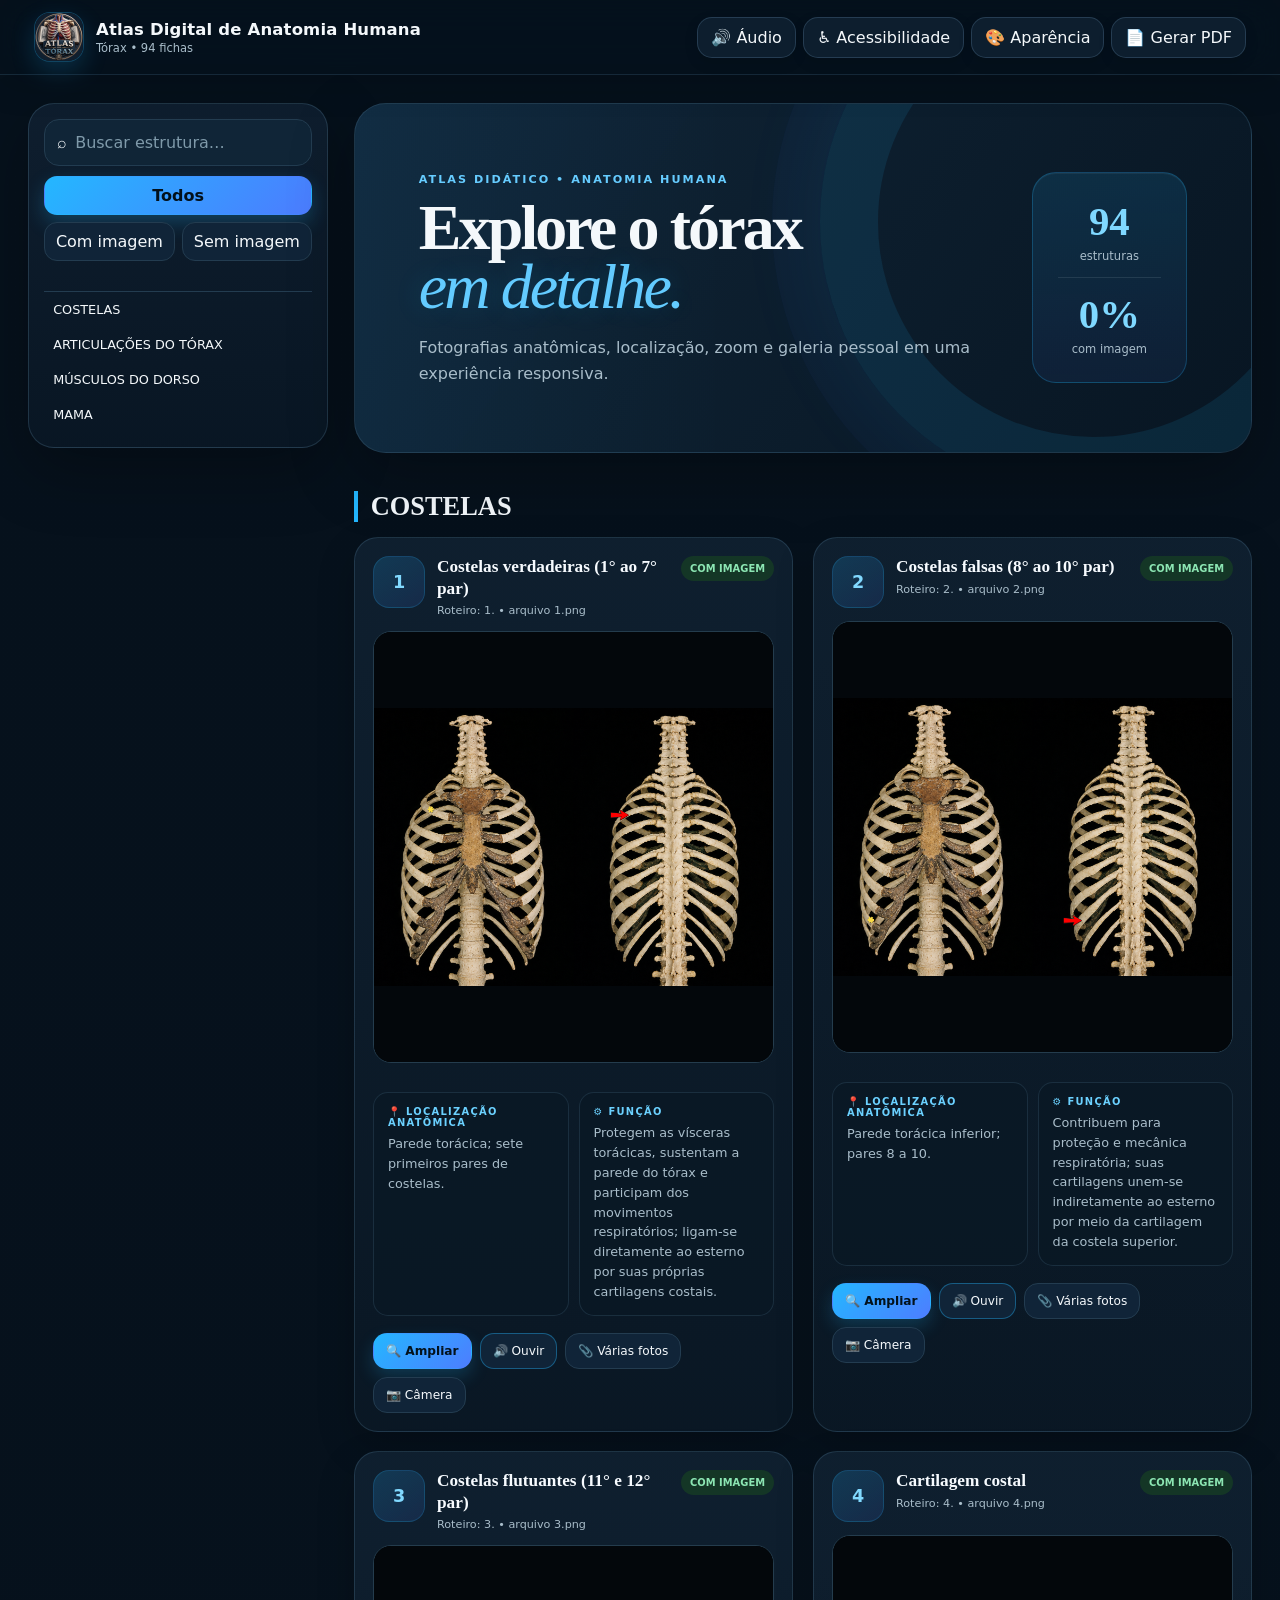
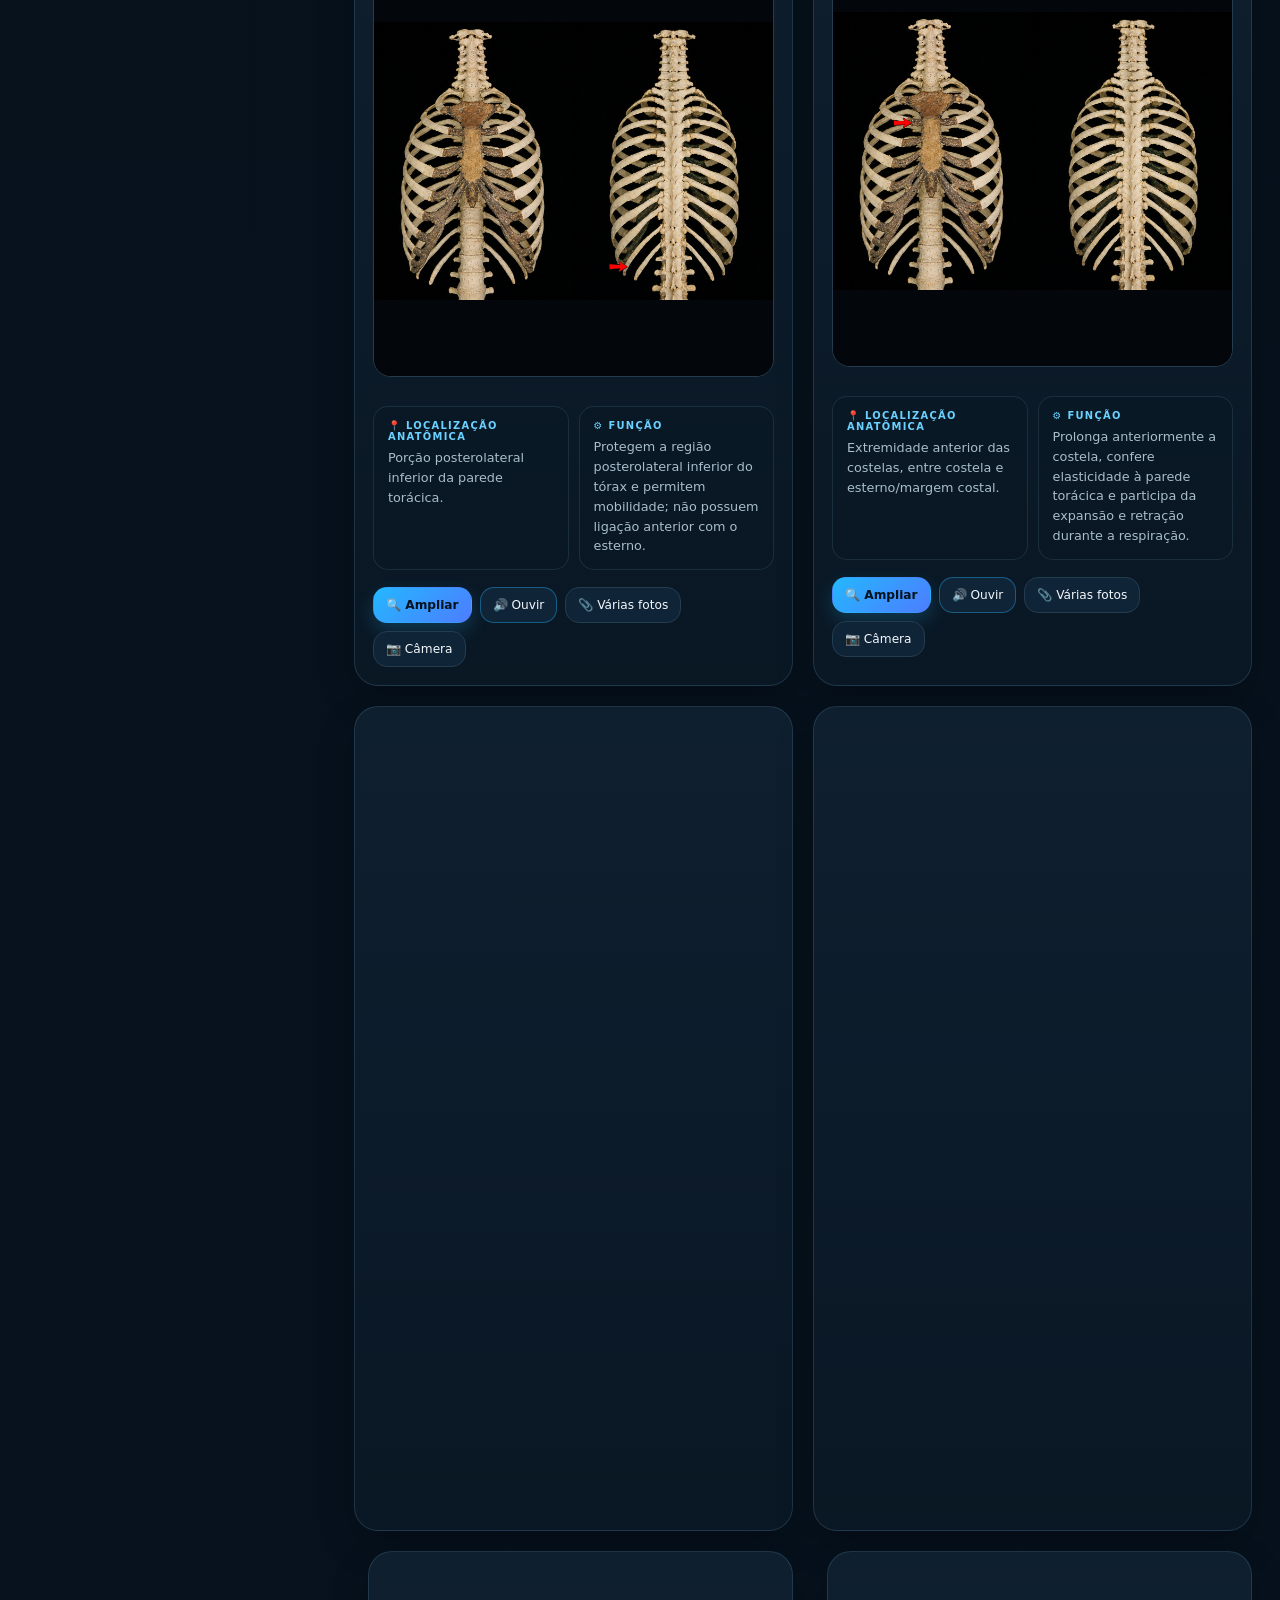
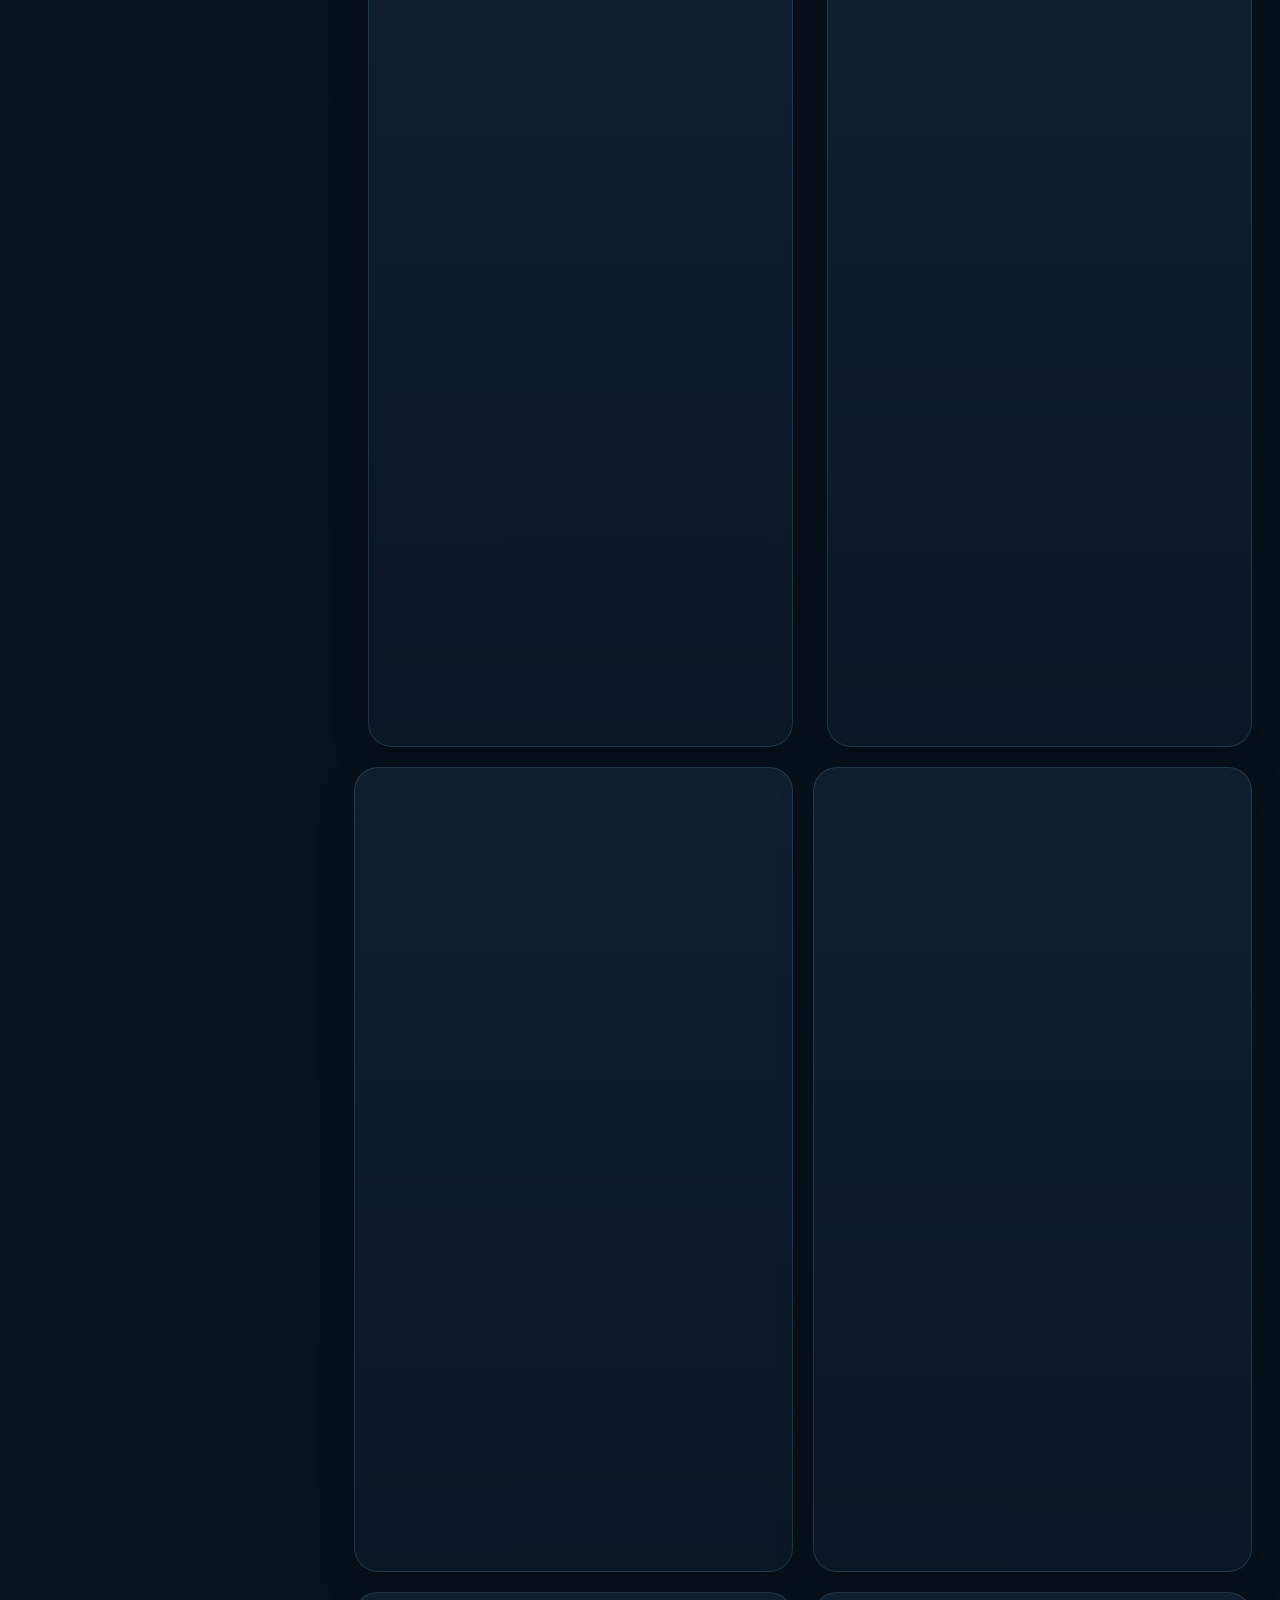
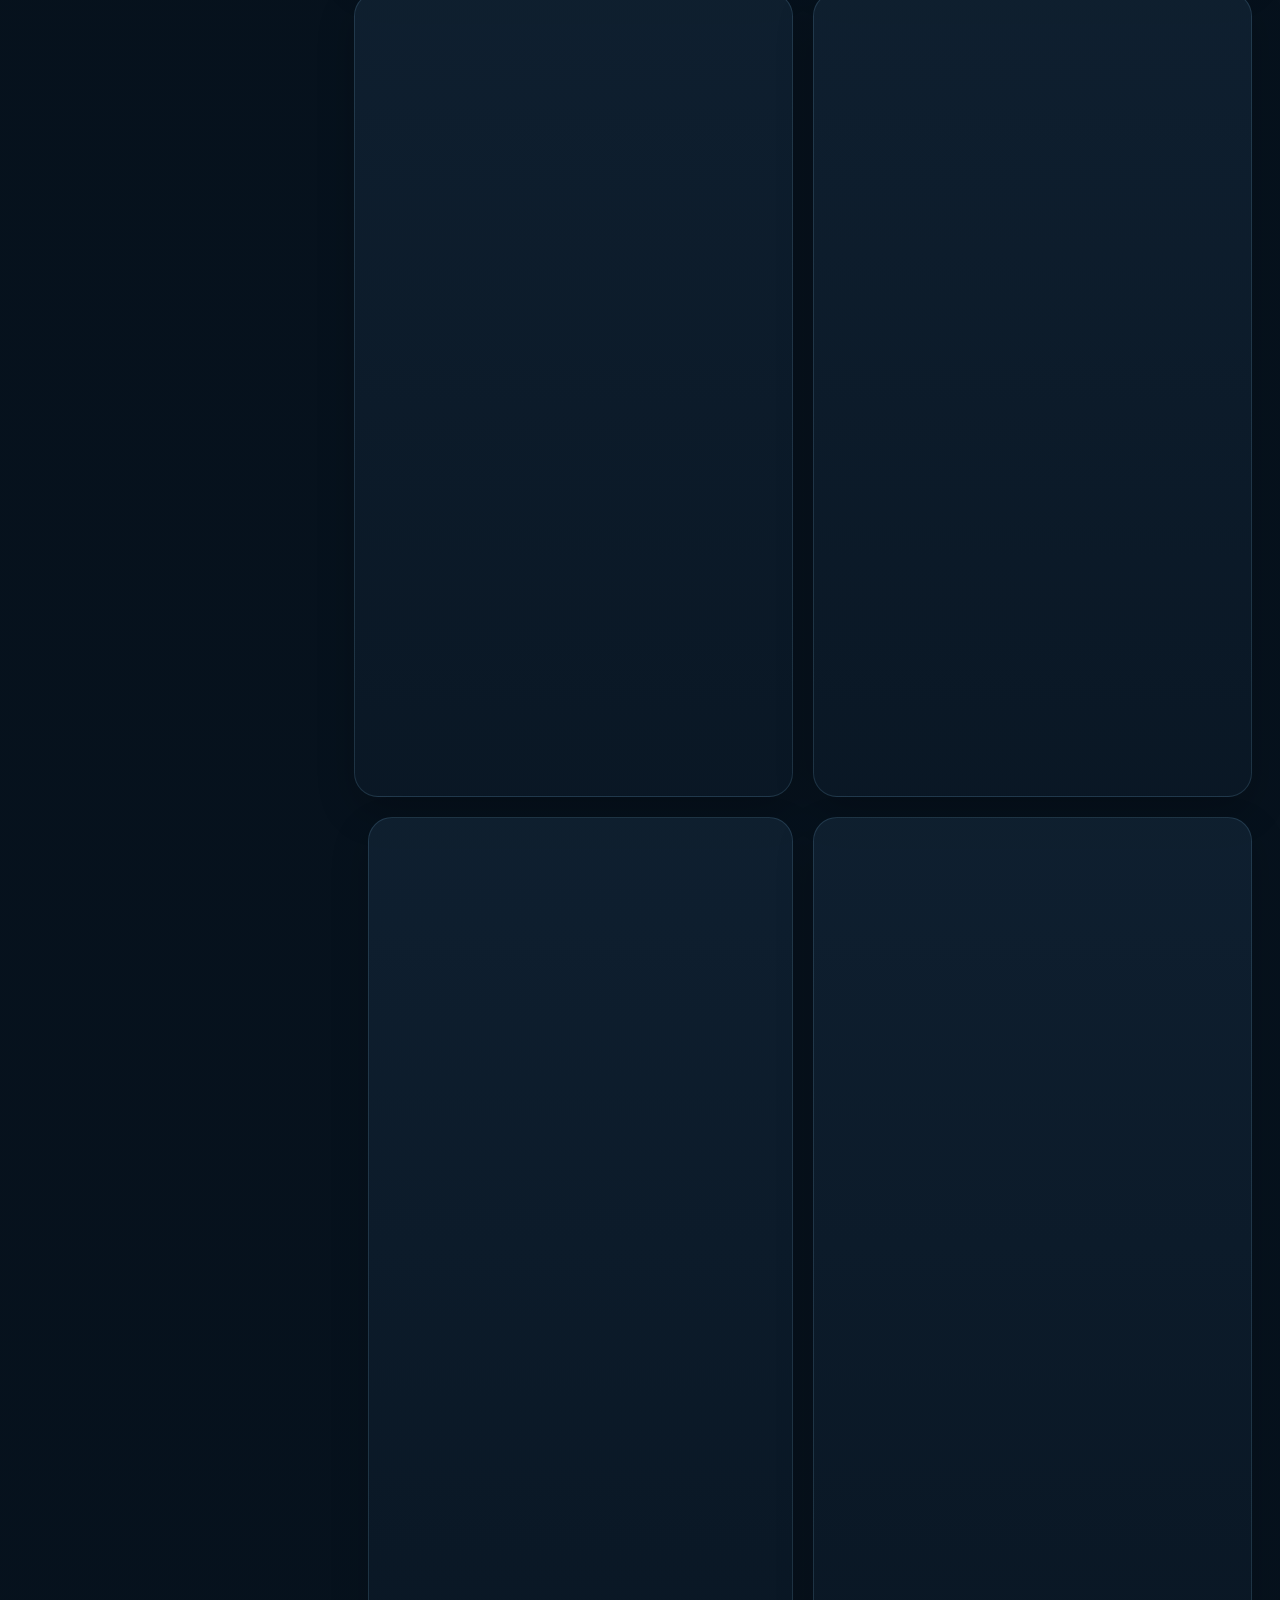
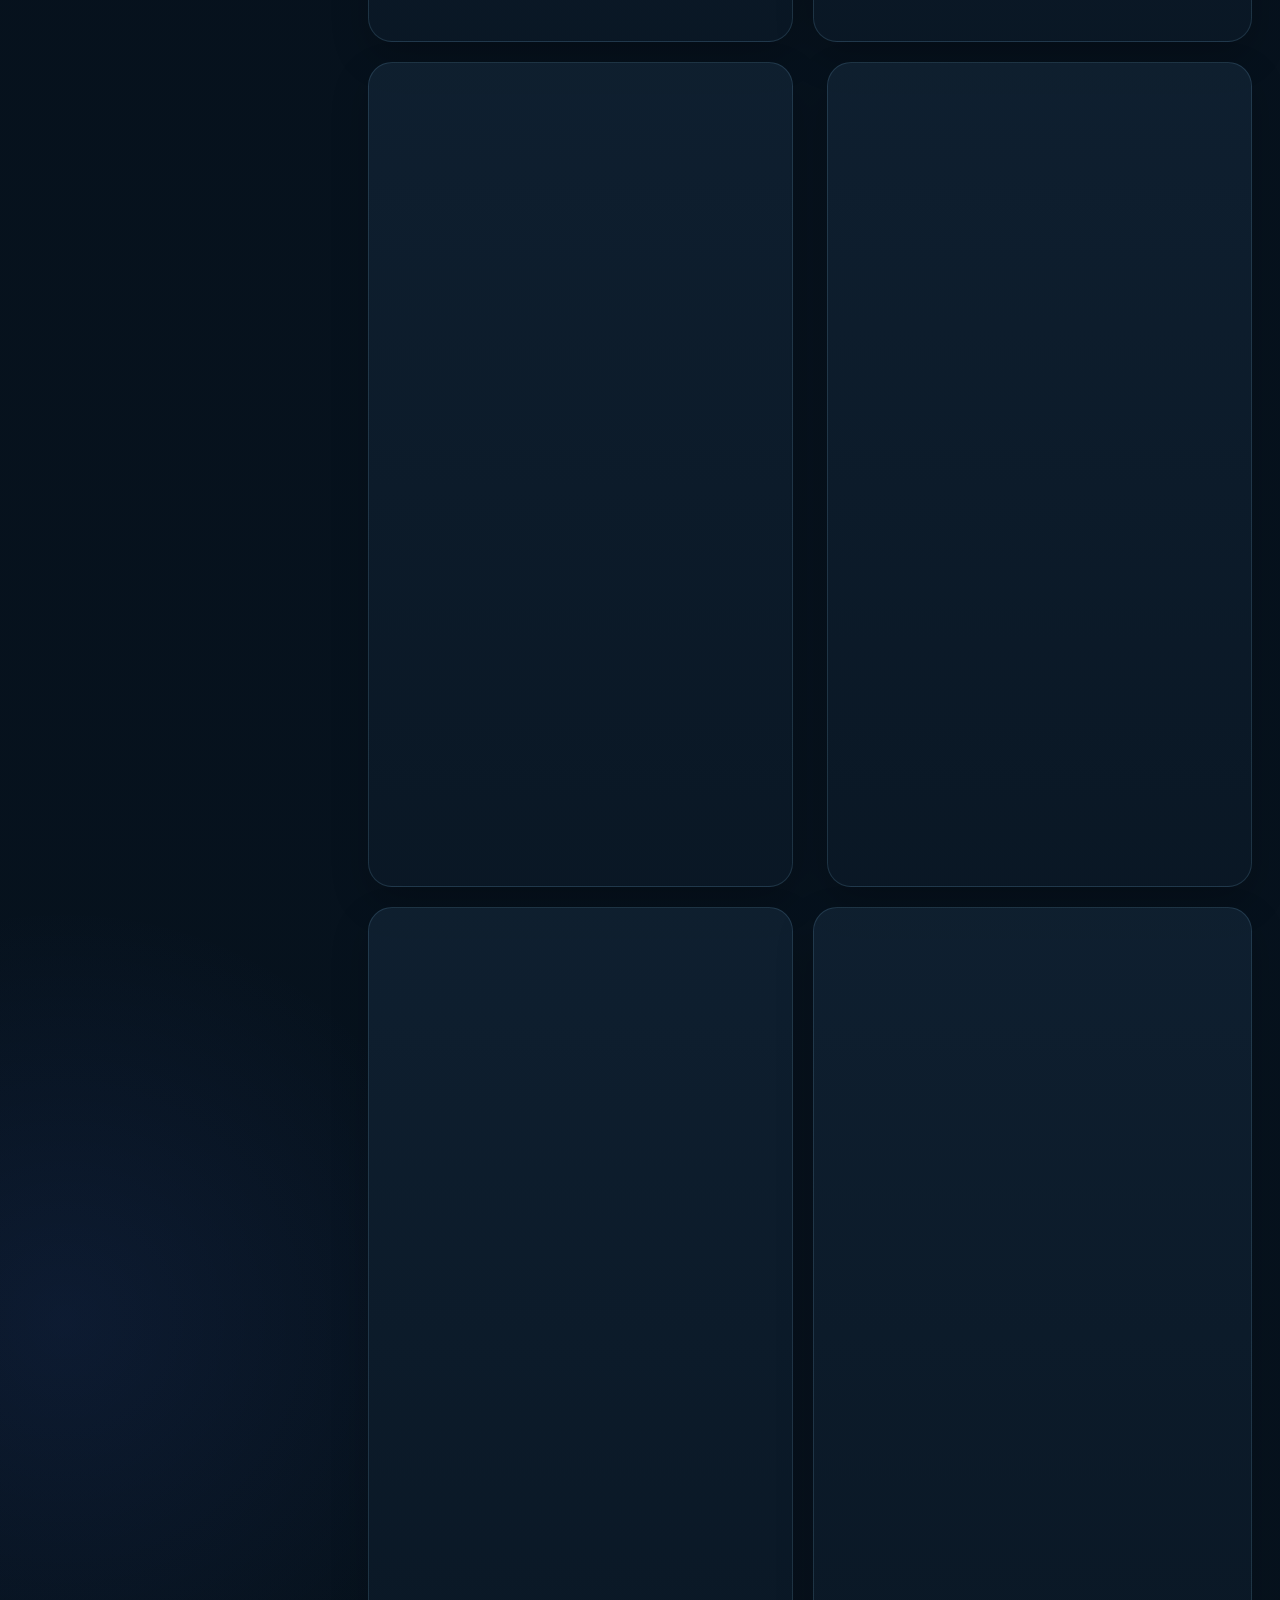
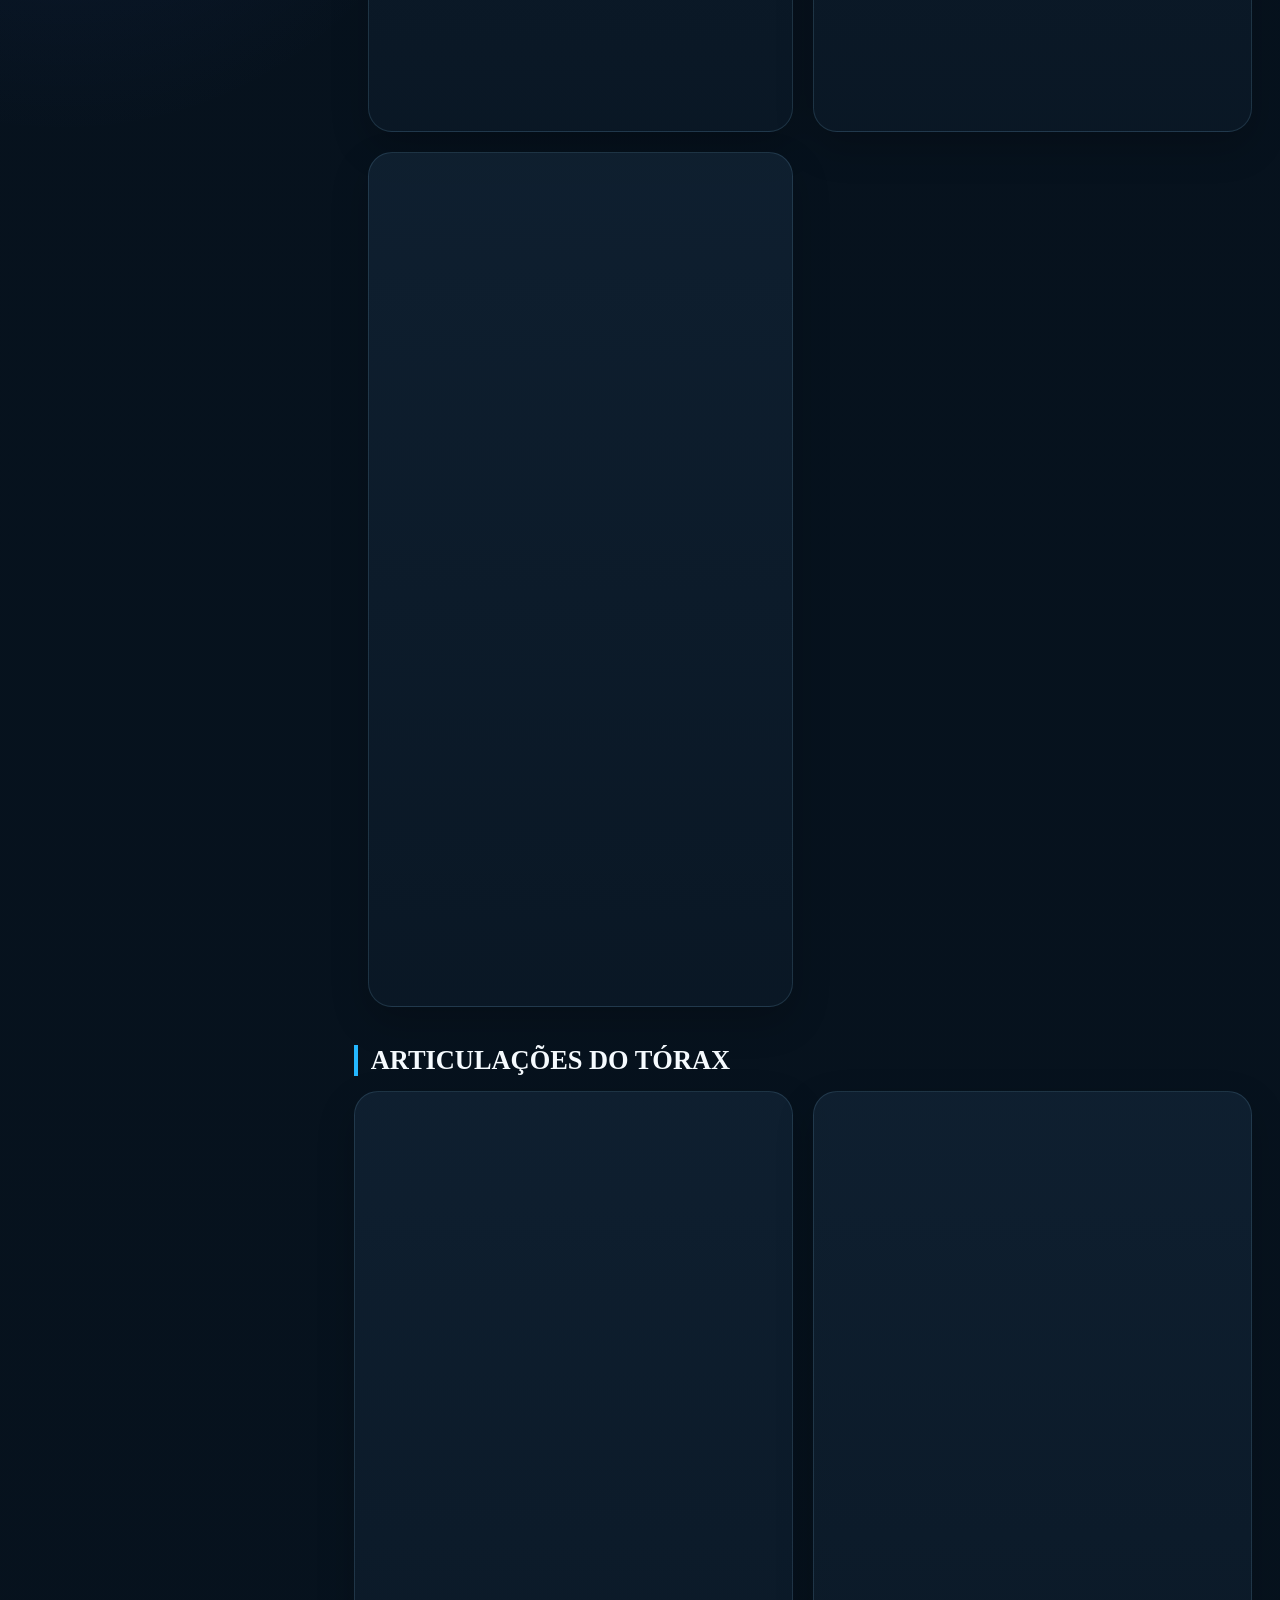
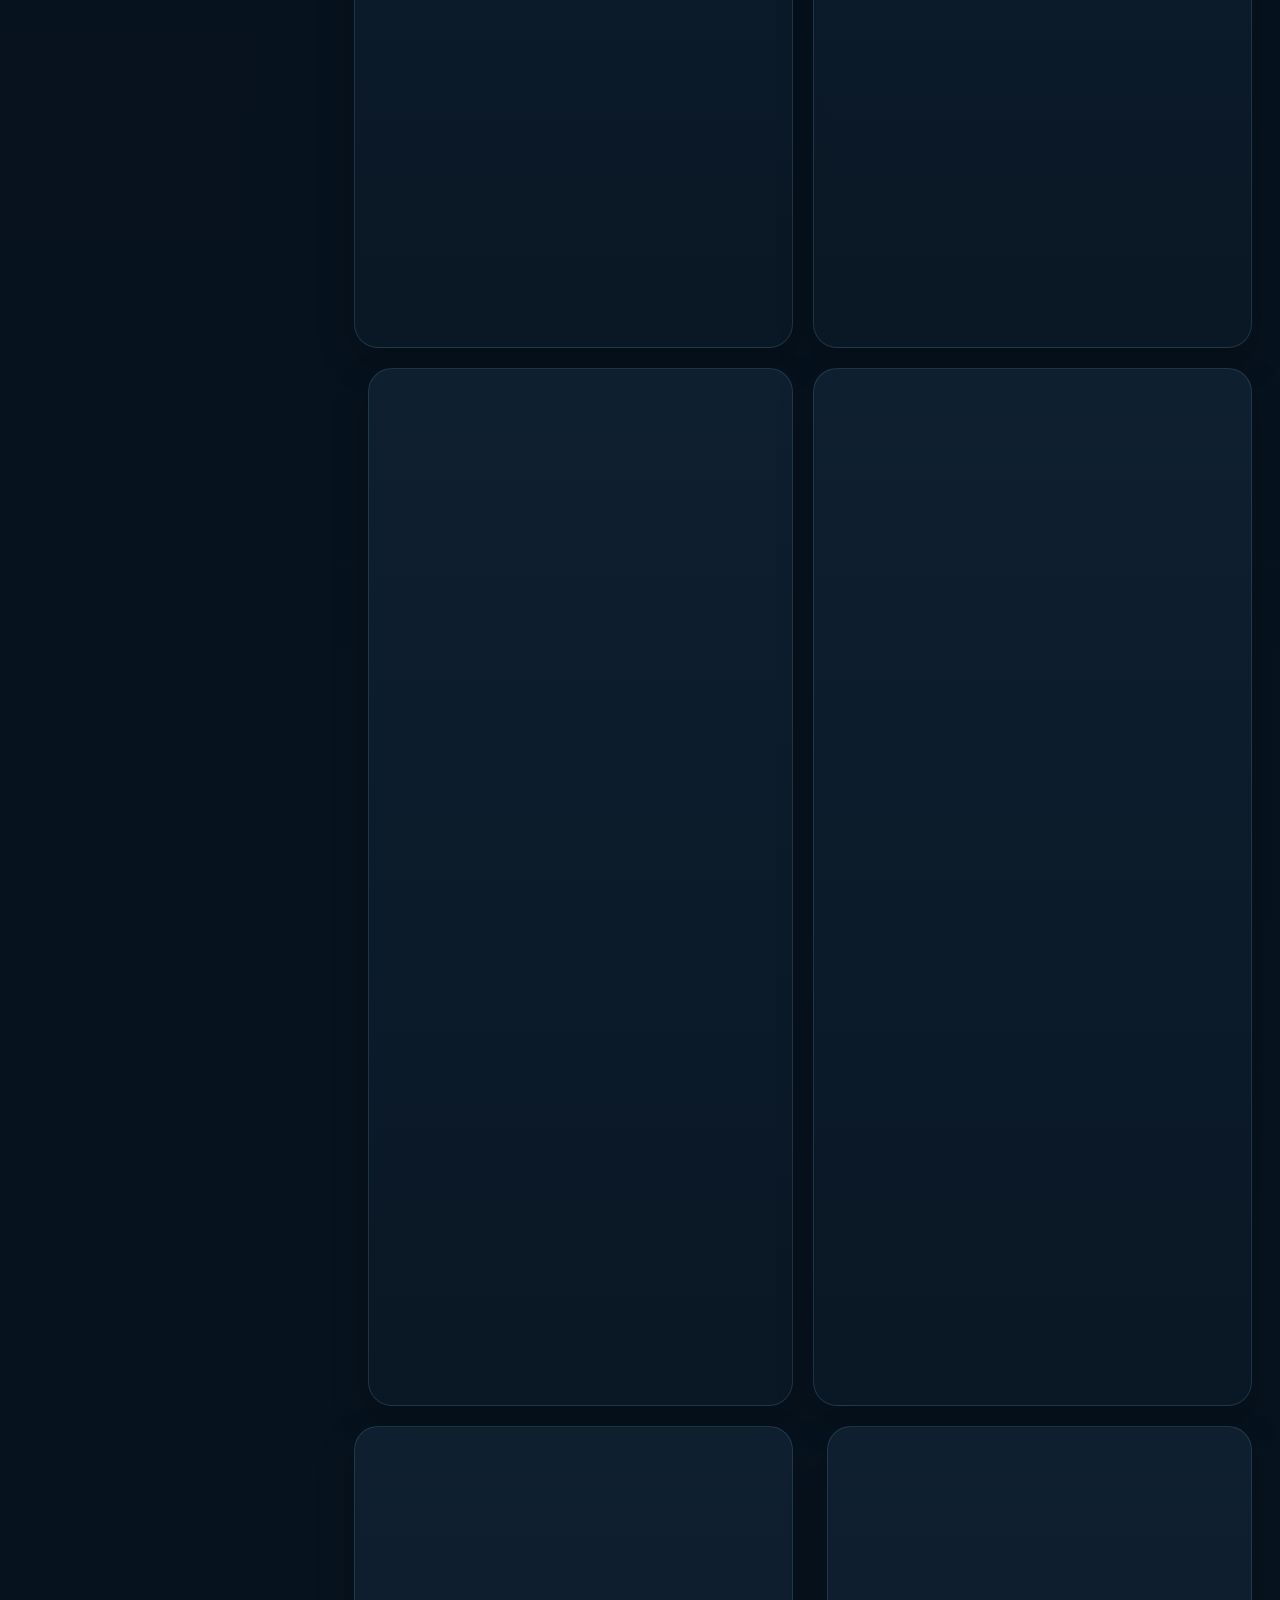
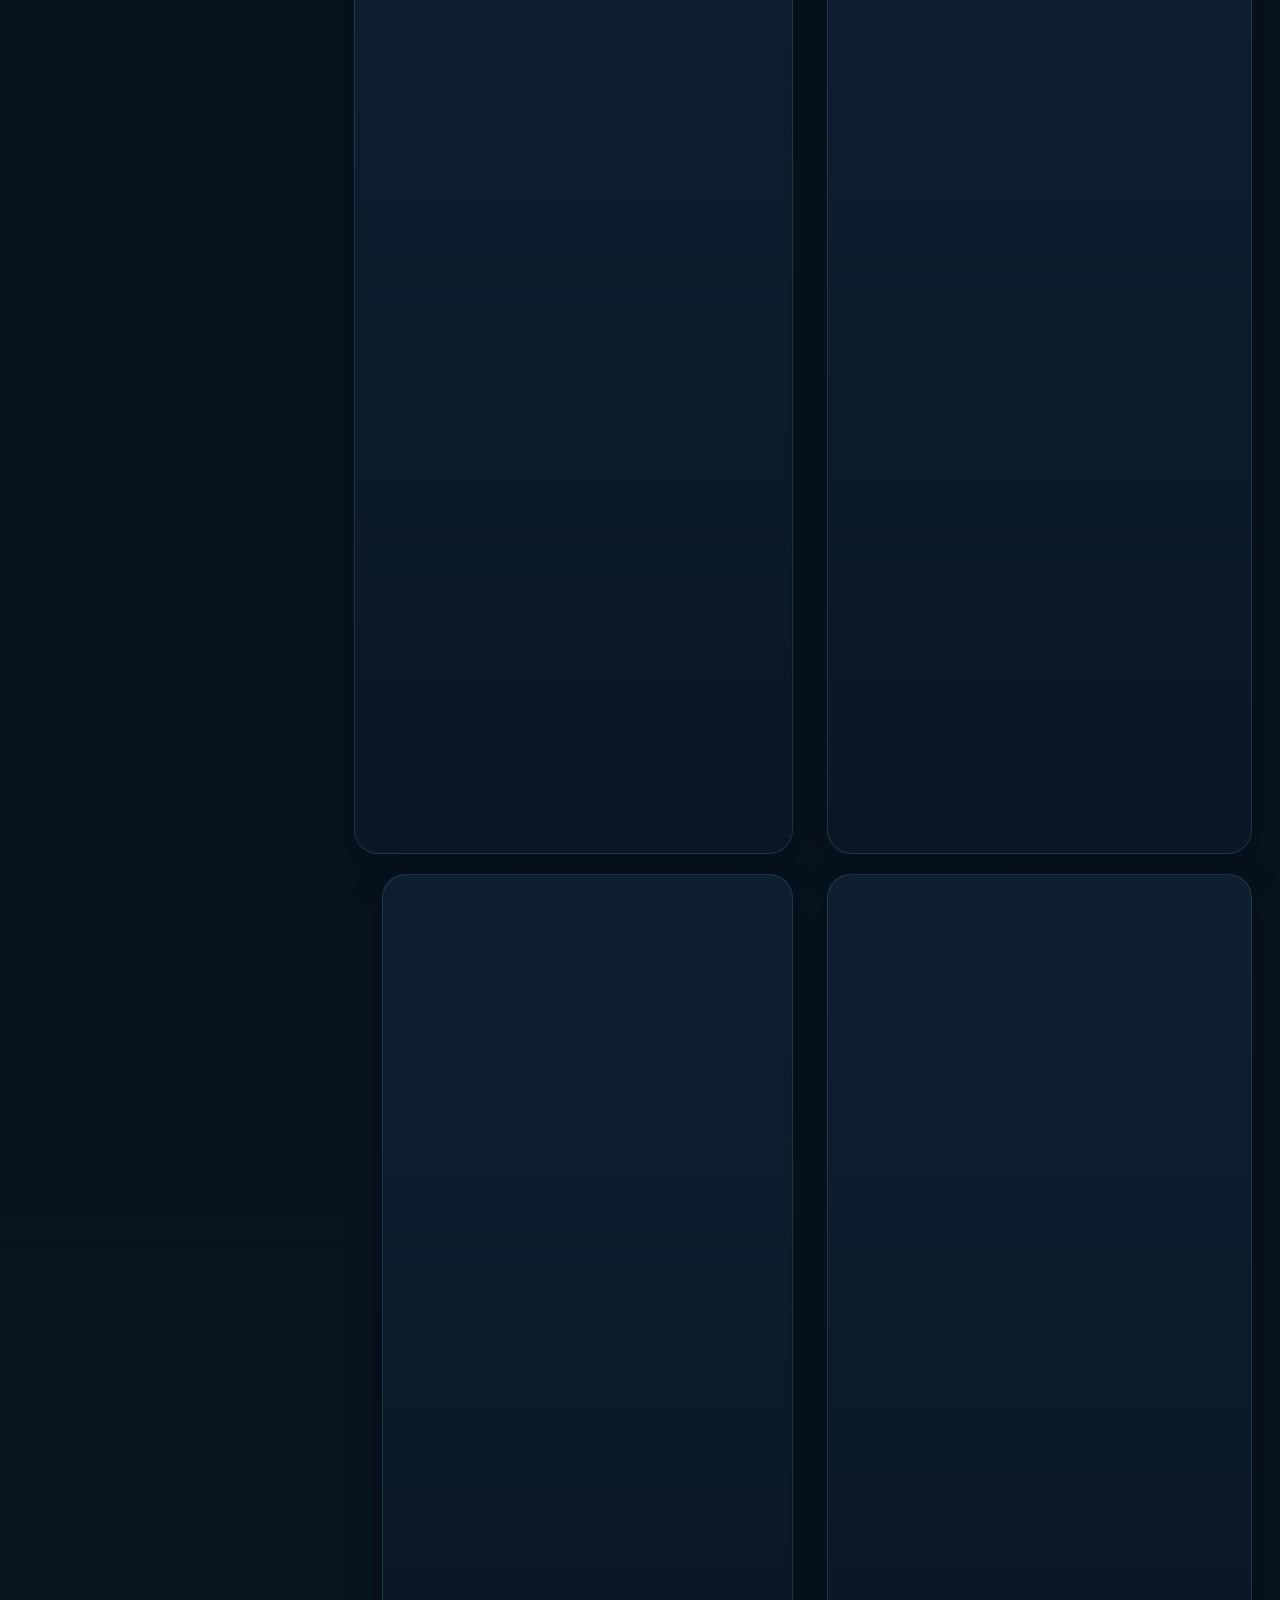
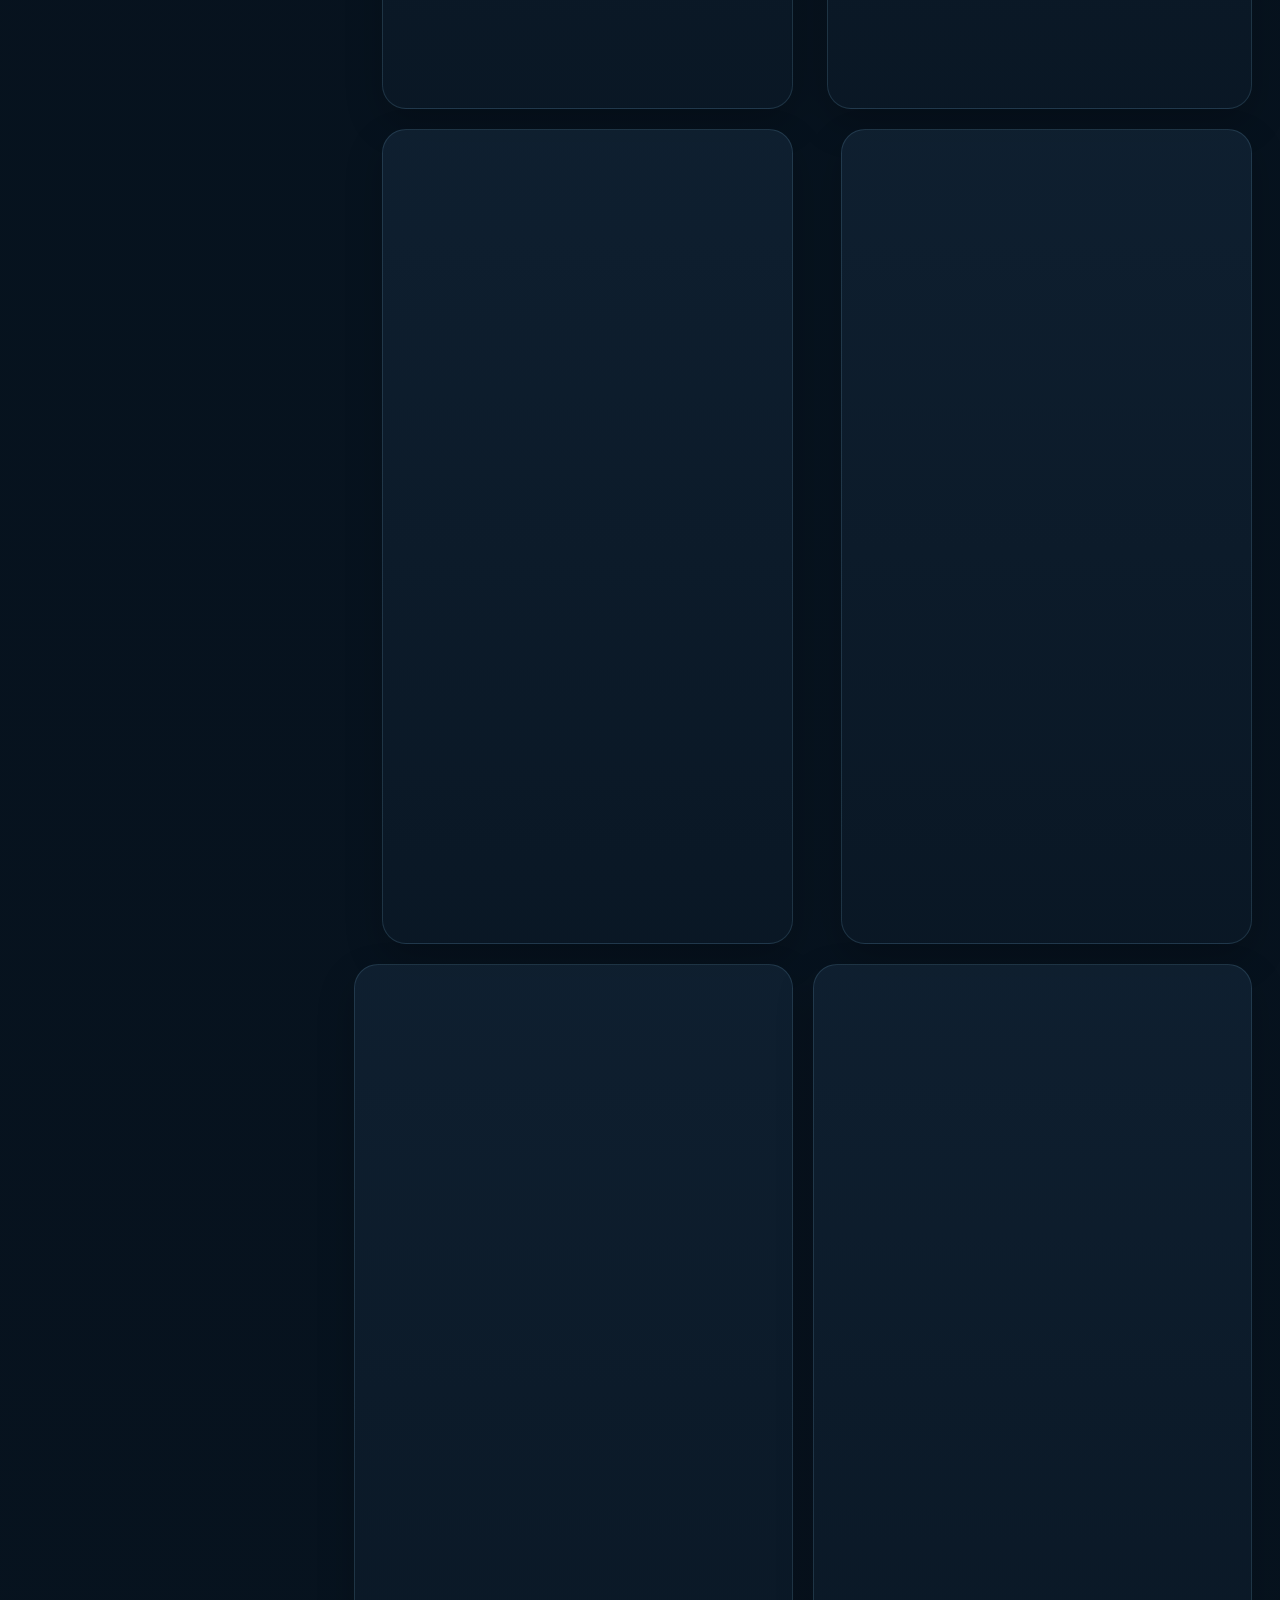
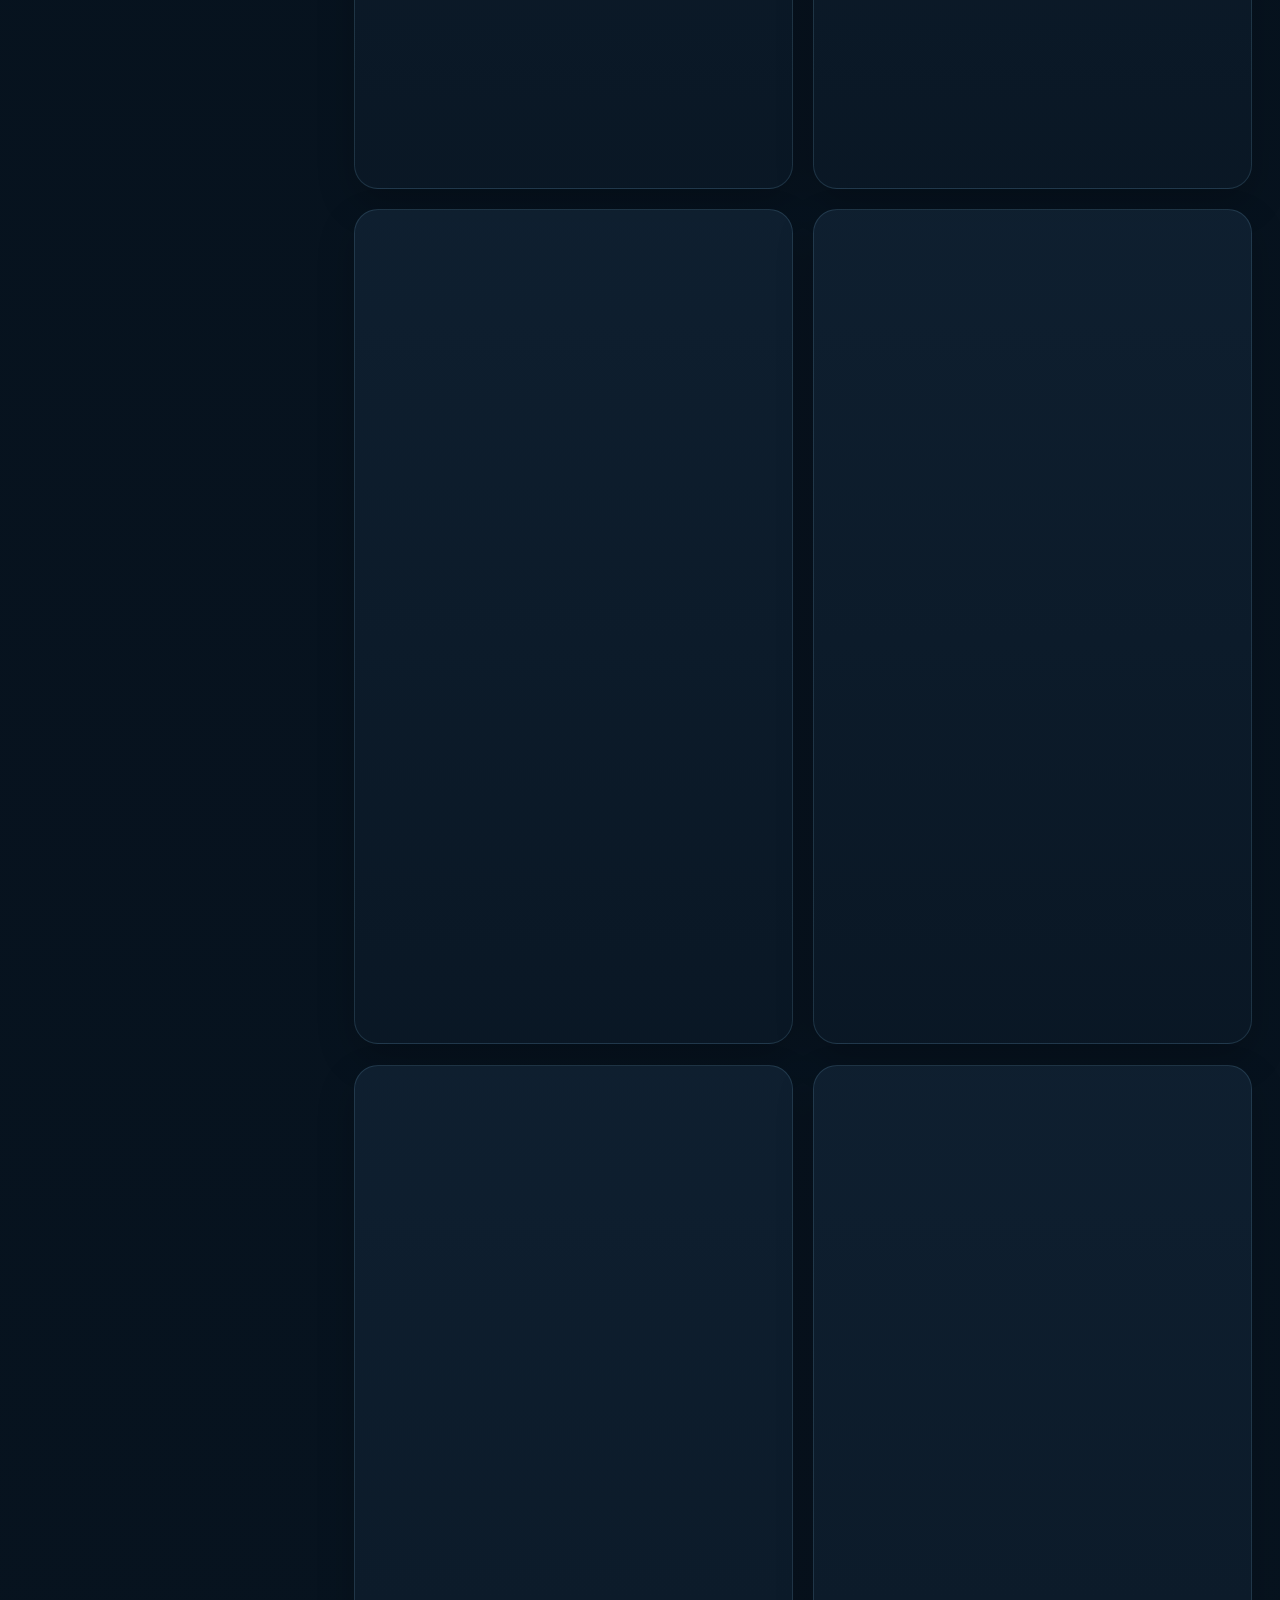
<file: index.html>
<!doctype html><html lang="pt-BR"><head>
<meta charset="utf-8"><meta name="viewport" content="width=device-width,initial-scale=1,viewport-fit=cover"><meta name="theme-color" content="#07131f">
<title>Atlas Digital de Anatomia Humana — Tórax</title><link rel="manifest" href="manifest.webmanifest"><link rel="stylesheet" href="styles.css"></head>
<body><a class="skip" href="#content">Ir para o conteúdo</a>
<header class="appbar"><div class="brand"><div class="brand-seal" aria-hidden="true"><img src="icons/icon-192.png" alt=""></div><div><strong>Atlas Digital de Anatomia Humana</strong><span>Tórax • 94 fichas</span></div></div>
<div class="app-actions"><button id="audioBtn" aria-pressed="false">🔊 Áudio</button><button id="accessBtn">♿ Acessibilidade</button><button id="paletteBtn">🎨 Aparência</button><button id="printBtn">📄 Gerar PDF</button><button id="installBtn" hidden>⬇ Instalar</button></div></header>
<section id="accessPanel" class="floating-panel" hidden aria-label="Opções de acessibilidade"><strong>Acessibilidade</strong><div class="panel-grid"><button id="fontDown">A−</button><button id="fontUp">A+</button><button id="contrastBtn" aria-pressed="false">◐ Alto contraste</button><button id="motionBtn" aria-pressed="false">⏸ Reduzir movimento</button><button id="librasBtn">🤟 Libras (VLibras)</button></div><p>Compatível com teclado e leitores de tela. O VLibras requer internet.</p></section>
<section id="palette" class="floating-panel palette" hidden><label>Cor de destaque <input id="accent" type="color" value="#24b7ff"></label><label>Cor do fundo <input id="background" type="color" value="#07131f"></label><button data-preset="ocean">Oceano</button><button data-preset="light">Claro</button><button data-preset="dark">Escuro</button></section>
<div class="shell"><aside class="side"><div class="searchbox"><span aria-hidden="true">⌕</span><input id="search" type="search" placeholder="Buscar estrutura…" aria-label="Buscar estrutura"></div><div class="filter-row"><button class="filter active" data-filter="all">Todos</button><button class="filter" data-filter="has">Com imagem</button><button class="filter" data-filter="missing">Sem imagem</button></div><div id="coverage" class="coverage" aria-live="polite"></div><nav id="nav" aria-label="Seções do atlas"></nav></aside>
<main><section class="hero"><div><small>ATLAS DIDÁTICO • ANATOMIA HUMANA</small><h1>Explore o tórax<br><em>em detalhe.</em></h1><p>Fotografias anatômicas, localização, zoom e galeria pessoal em uma experiência responsiva.</p></div><div class="hero-stat"><strong>94</strong><span>estruturas</span><i></i><b id="heroCoverage">0%</b><span>com imagem</span></div></section><div id="content"></div></main></div>
<div id="toast" role="status" aria-live="polite"></div>
<div id="viewer" class="viewer" hidden role="dialog" aria-modal="true" aria-label="Visualizador de imagem"><div class="viewerTop"><div id="viewerTitle"></div><div><button id="minus" aria-label="Diminuir zoom">−</button><button id="reset">100%</button><button id="plus" aria-label="Aumentar zoom">+</button><button id="close" aria-label="Fechar">✕</button></div></div><div id="stage" class="stage"><img id="viewerImage" alt=""></div></div>
<script src="structures.js"></script><script src="app.js"></script></body></html>
</file>
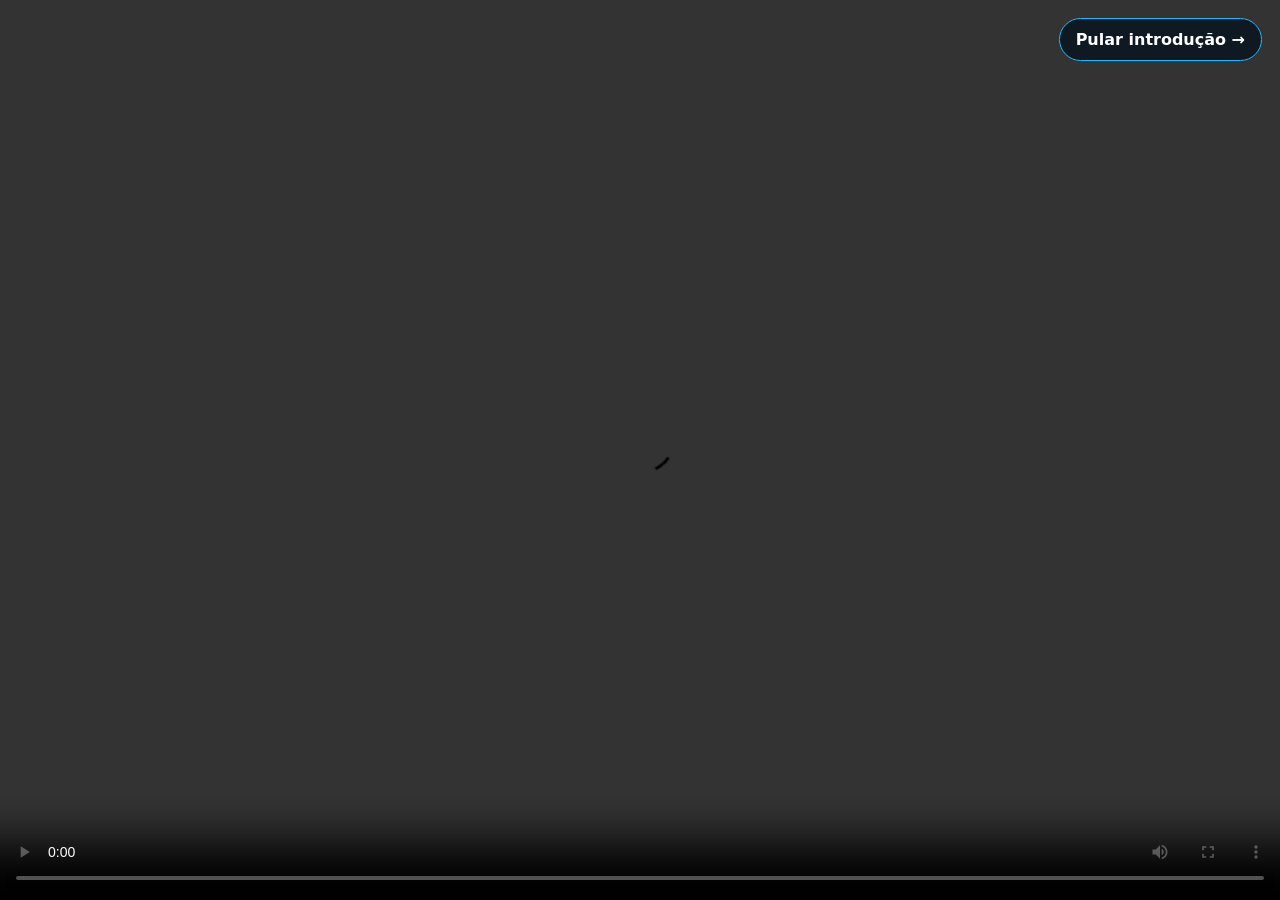
<file: game-intro.html>
<!doctype html><html lang="pt-BR"><head><meta charset="utf-8"><meta name="viewport" content="width=device-width,initial-scale=1"><meta name="theme-color" content="#07131f"><title>Introdução — Imersão Game</title><style>html,body{margin:0;width:100%;height:100%;background:#02070d;color:#fff;font-family:system-ui,sans-serif}.wrap{height:100%;display:grid;place-items:center;position:relative}.video{width:100%;height:100%;object-fit:contain;background:#000}.skip{position:fixed;right:18px;top:18px;z-index:3;padding:11px 16px;border-radius:999px;background:#07131fcc;color:white;border:1px solid #24b7ff;text-decoration:none;font-weight:700}</style></head><body><div class="wrap"><video id="intro" class="video" autoplay controls playsinline preload="auto"><source src="crie_um_video_no_mundo_encanta.mp4" type="video/mp4">Seu navegador não suporta vídeo HTML5.</video><a class="skip" href="https://pinheiro767.github.io/game-rotas-vascularizacao-mamas/">Pular introdução →</a></div><script>const game='https://pinheiro767.github.io/game-rotas-vascularizacao-mamas/';document.getElementById('intro').addEventListener('ended',()=>location.href=game);</script></body></html>
</file>
<file: styles.css>
:root{
  --accent:#24b7ff;
  --accent-rgb:36,183,255;
  --bg:#07131f;
  --panel:#0d1c2b;
  --panel2:#122638;
  --ink:#f4f8fb;
  --muted:#a9bdca;
  --line:#233c50;
  --shadow:0 22px 65px rgba(0,0,0,.28);
  --font-scale:1;
}
*{box-sizing:border-box}
html{scroll-behavior:smooth;font-size:calc(16px * var(--font-scale))}
body{margin:0;background:
  radial-gradient(circle at 85% -5%,rgba(var(--accent-rgb),.18),transparent 30rem),
  radial-gradient(circle at 5% 20%,rgba(80,120,255,.09),transparent 26rem),
  linear-gradient(180deg,#06111c 0%,var(--bg) 45%,#081725 100%);
  color:var(--ink);font-family:Inter,ui-sans-serif,system-ui,-apple-system,Segoe UI,Roboto,Arial,sans-serif;min-height:100vh}
button,input{font:inherit}button,.fileLabel{-webkit-tap-highlight-color:transparent;transition:transform .18s ease,box-shadow .18s ease,border-color .18s ease,background .18s ease,color .18s ease}button:active,.fileLabel:active{transform:scale(.97)}button:focus-visible,input:focus-visible,a:focus-visible,.fileLabel:focus-within{outline:3px solid rgba(var(--accent-rgb),.55);outline-offset:2px}.skip{position:fixed;left:12px;top:-60px;z-index:999;background:#fff;color:#000;padding:10px 14px;border-radius:12px}.skip:focus{top:12px}
.appbar{position:sticky;top:0;z-index:30;display:flex;align-items:center;justify-content:space-between;gap:16px;padding:12px clamp(12px,3vw,34px);background:rgba(6,17,28,.78);backdrop-filter:blur(24px) saturate(155%);border-bottom:1px solid rgba(112,170,207,.16);box-shadow:0 10px 35px rgba(0,0,0,.13)}
.brand{display:flex;align-items:center;gap:12px;min-width:0}.brand-seal{width:50px;height:50px;border-radius:16px;overflow:hidden;display:grid;place-items:center;background:#08131d;border:1px solid rgba(var(--accent-rgb),.30);box-shadow:0 9px 24px rgba(var(--accent-rgb),.18)}.brand-seal img{width:100%;height:100%;object-fit:cover;display:block}.brand strong{display:block;font-size:1.03rem;letter-spacing:.01em;white-space:nowrap}.brand span{display:block;color:var(--muted);font-size:.72rem;margin-top:2px}.app-actions{display:flex;gap:7px;flex-wrap:wrap;justify-content:flex-end}.app-actions button,.floating-panel button{border:1px solid rgba(133,187,220,.20);background:rgba(16,35,52,.82);color:var(--ink);border-radius:15px;padding:10px 13px;cursor:pointer;box-shadow:0 5px 14px rgba(0,0,0,.12)}.app-actions button:hover,.floating-panel button:hover{border-color:rgba(var(--accent-rgb),.55);background:rgba(var(--accent-rgb),.10)}
.floating-panel{position:fixed;z-index:45;right:22px;top:78px;max-width:min(540px,calc(100vw - 24px));padding:16px;background:rgba(11,28,43,.96);border:1px solid rgba(133,187,220,.22);border-radius:22px;box-shadow:var(--shadow);backdrop-filter:blur(24px)}.floating-panel[hidden]{display:none}.floating-panel strong{display:block;margin-bottom:10px}.floating-panel p{font-size:.75rem;color:var(--muted);margin:10px 0 0}.panel-grid{display:flex;flex-wrap:wrap;gap:8px}.palette{display:flex;gap:10px;align-items:center;flex-wrap:wrap}.palette label{display:flex;align-items:center;gap:8px;font-size:.8rem}.palette input[type=color]{width:42px;height:38px;border:1px solid var(--line);border-radius:10px;background:none;padding:2px}
.shell{max-width:1720px;margin:auto;padding:clamp(12px,2.2vw,32px);display:grid;grid-template-columns:300px minmax(0,1fr);gap:clamp(16px,2vw,30px)}
.side{position:sticky;top:92px;align-self:start;max-height:calc(100vh - 116px);overflow:auto;background:linear-gradient(180deg,rgba(15,31,47,.96),rgba(9,23,36,.96));border:1px solid rgba(133,187,220,.18);border-radius:26px;padding:15px;box-shadow:var(--shadow);scrollbar-width:thin}.searchbox{display:flex;align-items:center;gap:8px;border:1px solid var(--line);border-radius:15px;background:rgba(17,39,57,.85);padding:0 12px}.searchbox input{width:100%;padding:13px 0;border:0;outline:0;background:transparent;color:var(--ink);font-size:1rem}.searchbox input::placeholder{color:#7f9aaa}.filter-row{display:grid;grid-template-columns:1fr 1fr;gap:7px;margin:10px 0}.filter{border:1px solid var(--line);background:#102438;color:var(--ink);border-radius:13px;padding:9px;cursor:pointer}.filter:first-child{grid-column:1/-1}.filter.active{background:linear-gradient(135deg,var(--accent),#4c7cff);border-color:transparent;color:#02101a;box-shadow:0 8px 20px rgba(var(--accent-rgb),.24);font-weight:800}.coverage{font-size:.75rem;color:var(--muted);padding:10px 4px;border-bottom:1px solid var(--line)}#nav a{display:block;padding:10px 9px;text-decoration:none;color:var(--ink);font-size:.8rem;border-radius:11px}#nav a:hover{background:rgba(var(--accent-rgb),.10);color:#8ddaff}
.hero{min-height:330px;display:flex;justify-content:space-between;align-items:center;gap:24px;padding:clamp(30px,5vw,68px);margin-bottom:32px;border-radius:32px;overflow:hidden;position:relative;background:linear-gradient(125deg,rgba(17,39,58,.96),rgba(8,22,35,.98));border:1px solid rgba(119,183,221,.18);box-shadow:var(--shadow)}.hero:before{content:"";position:absolute;inset:0;background:linear-gradient(90deg,rgba(var(--accent-rgb),.05),transparent 42%);pointer-events:none}.hero:after{content:"";position:absolute;width:430px;height:430px;border-radius:50%;right:-115px;top:-155px;border:58px solid rgba(var(--accent-rgb),.10);box-shadow:0 0 0 48px rgba(71,120,255,.035),0 0 90px rgba(var(--accent-rgb),.08)}.hero>div{position:relative;z-index:1}.hero small{letter-spacing:.18em;color:#66ccff;font-weight:900;font-size:.7rem}.hero h1{font:800 clamp(2.6rem,5vw,5rem)/.92 Georgia,serif;margin:12px 0 18px;letter-spacing:-.045em}.hero h1 em{color:#63cbff;font-weight:400;text-shadow:0 0 28px rgba(var(--accent-rgb),.20)}.hero p{max-width:700px;margin:0;color:var(--muted);line-height:1.65}.hero-stat{min-width:155px;text-align:center;padding:25px;border-radius:24px;background:linear-gradient(180deg,rgba(var(--accent-rgb),.13),rgba(76,124,255,.08));border:1px solid rgba(var(--accent-rgb),.24);box-shadow:inset 0 1px 0 rgba(255,255,255,.05)}.hero-stat strong,.hero-stat b{display:block;font:700 2.55rem Georgia,serif;color:#7fd8ff}.hero-stat span{font-size:.72rem;color:var(--muted)}.hero-stat i{display:block;height:1px;background:var(--line);margin:13px 0}
.section-title{font:700 1.65rem Georgia,serif;margin:38px 0 15px;padding-left:13px;border-left:4px solid var(--accent);color:#f6fbff}.cards{display:grid;grid-template-columns:repeat(2,minmax(0,1fr));gap:20px}.card{min-width:0;background:linear-gradient(180deg,rgba(15,32,48,.97),rgba(10,24,37,.97));border:1px solid rgba(120,176,208,.18);border-radius:24px;overflow:hidden;box-shadow:0 15px 38px rgba(0,0,0,.20);content-visibility:auto;contain-intrinsic-size:700px}.card:hover{border-color:rgba(var(--accent-rgb),.34);box-shadow:0 20px 50px rgba(0,0,0,.27),0 0 0 1px rgba(var(--accent-rgb),.04)}.card.level1{margin-left:14px}.card.level2{margin-left:28px}.card-head{display:grid;grid-template-columns:52px minmax(0,1fr) auto;gap:12px;align-items:start;padding:18px 18px 13px}.gnum{width:52px;height:52px;border-radius:16px;display:grid;place-items:center;background:linear-gradient(145deg,rgba(var(--accent-rgb),.18),rgba(76,124,255,.13));border:1px solid rgba(var(--accent-rgb),.18);color:#81d9ff;font-weight:900;font-size:1.1rem}.card-title h3{margin:0;font:700 1.08rem/1.25 Georgia,serif;color:#f7fbff}.original{display:inline-block;margin-top:5px;color:var(--muted);font-size:.7rem}.status{font-size:.62rem;font-weight:900;padding:7px 9px;border-radius:999px;background:#3b2e1c;color:#ffd995;white-space:nowrap}.status.ok{background:#143626;color:#8ce6b3}.figure{margin:0 18px;background:#03070b;border:1px solid #243c4d;border-radius:18px;overflow:hidden;position:relative;min-height:340px;display:grid;place-items:center;box-shadow:inset 0 0 60px rgba(0,0,0,.28)}.figure img{display:block;width:100%;height:430px;object-fit:contain;background:#03070b;cursor:zoom-in}.placeholder{text-align:center;color:#adc0cb;padding:40px 20px}.placeholder strong{display:block;color:#f5fbff;margin-bottom:5px}.placeholder small{display:block;line-height:1.5}.placeholder .icon{font-size:42px;margin-bottom:10px}.gallery{display:flex;gap:9px;overflow:auto;padding:10px 18px 4px;scroll-snap-type:x proximity}.thumbWrap{position:relative;flex:0 0 auto;scroll-snap-align:start}.thumb{width:84px;height:66px;object-fit:contain;background:#05090d;border:1px solid var(--line);border-radius:11px;cursor:zoom-in;display:block}.thumbDelete{position:absolute;right:-5px;top:-5px;width:24px;height:24px;border:0;border-radius:50%;background:#132c40;color:#fff;padding:0;cursor:pointer;font-size:12px}.location{padding:15px 18px 8px}.label{font-size:.62rem;font-weight:900;letter-spacing:.13em;color:#6bd1ff;text-transform:uppercase}.location p{margin:6px 0 0;color:var(--muted);font-size:.8rem;line-height:1.55}.card-actions{display:flex;gap:8px;flex-wrap:wrap;padding:9px 18px 18px}.card-actions button,.fileLabel{border:1px solid var(--line);background:#102438;color:var(--ink);border-radius:14px;padding:10px 12px;font-size:.76rem;cursor:pointer}.card-actions button:hover,.fileLabel:hover{background:#15304a;border-color:rgba(var(--accent-rgb),.38)}.card-actions .primary{background:linear-gradient(135deg,var(--accent),#4d7dff);border-color:transparent;color:#03121c;font-weight:900;box-shadow:0 8px 18px rgba(var(--accent-rgb),.20)}.speak{border-color:rgba(var(--accent-rgb),.38)!important}.fileLabel input{display:none}
#toast{position:fixed;z-index:150;left:50%;bottom:24px;transform:translate(-50%,20px);opacity:0;pointer-events:none;background:#07121c;color:#fff;padding:11px 16px;border-radius:999px;border:1px solid #27445b;box-shadow:0 12px 30px rgba(0,0,0,.35);transition:.22s}#toast.show{opacity:1;transform:translate(-50%,0)}.viewer{position:fixed;inset:0;background:rgba(1,6,10,.985);z-index:100;display:flex;flex-direction:column}.viewer[hidden]{display:none}.viewerTop{display:flex;justify-content:space-between;align-items:center;gap:12px;padding:12px 16px;color:#fff;border-bottom:1px solid rgba(255,255,255,.12);background:#07131f}.viewerTop button{background:#102438;color:#fff;border:1px solid #31506a;border-radius:12px;padding:9px 12px}.stage{flex:1;min-height:0;overflow:hidden;display:grid;place-items:center;touch-action:none;cursor:grab}.stage img{max-width:94vw;max-height:84vh;object-fit:contain;user-select:none;pointer-events:none;transform-origin:center}
body.high-contrast{--bg:#000!important;--panel:#000!important;--panel2:#111!important;--ink:#fff!important;--muted:#fff!important;--line:#fff!important;--accent:#00e5ff!important;--accent-rgb:0,229,255!important}body.reduce-motion *,body.reduce-motion *:before,body.reduce-motion *:after{animation:none!important;transition:none!important;scroll-behavior:auto!important}
@media(max-width:1080px){.shell{grid-template-columns:1fr}.side{position:relative;top:auto;max-height:none}.cards{grid-template-columns:1fr}.card.level1,.card.level2{margin-left:0}.figure img{height:min(62vh,560px)}}
@media(max-width:680px){.appbar{align-items:flex-start;padding:10px}.brand-seal{width:42px;height:42px;border-radius:13px}.brand span{display:none}.brand strong{font-size:.86rem;white-space:normal}.app-actions{gap:5px}.app-actions button{padding:8px 9px;font-size:.68rem}.shell{padding:10px}.side{border-radius:18px}.hero{min-height:260px;padding:28px 20px;border-radius:22px}.hero-stat{display:none}.hero h1{font-size:2.72rem}.hero p{font-size:.86rem}.figure{margin:0 12px;min-height:260px}.figure img{height:360px}.card{border-radius:19px}.card-head{padding:14px 12px 10px;grid-template-columns:46px minmax(0,1fr)}.gnum{width:46px;height:46px}.status{grid-column:2}.location,.card-actions,.gallery{padding-left:12px;padding-right:12px}.floating-panel{left:10px;right:10px;top:68px}.viewerTop{flex-direction:column;align-items:flex-start}}
@media print{@page{size:A4 portrait;margin:10mm}body{background:#fff!important;color:#111!important}.appbar,.side,.floating-panel,.card-actions,.gallery,.hero,#toast{display:none!important}.shell{display:block;padding:0;max-width:none}.cards{display:block}.section-title{break-after:avoid;font-size:18pt;margin:7mm 0 3mm;color:#111}.card{display:block!important;content-visibility:visible;box-shadow:none;border:1px solid #bbb;margin:0 0 6mm;break-inside:avoid;border-radius:10px;background:#fff}.card-head{padding:4mm}.card-title h3{color:#111}.figure{background:#fff;margin:0 4mm;min-height:0;border:0}.figure img{height:auto!important;max-width:100%;max-height:165mm;background:#fff}.placeholder{display:none}.location{padding:4mm}.status{display:none}.card-title h3{font-size:13pt}}

/* Navegação de seções e informações anatômicas */
.section-title{scroll-margin-top:96px}
#nav a.active{background:linear-gradient(135deg,rgba(var(--accent-rgb),.22),rgba(76,124,255,.14));color:#a7e6ff;border:1px solid rgba(var(--accent-rgb),.28);font-weight:800}
.anatomy-info{display:grid;grid-template-columns:1fr 1fr;gap:10px;padding:15px 18px 8px}
.anatomy-info .location,.anatomy-info .function{padding:13px 14px;border:1px solid rgba(120,176,208,.15);border-radius:15px;background:rgba(9,24,37,.56)}
.anatomy-info .location p,.anatomy-info .function p{margin:6px 0 0;color:var(--muted);font-size:.8rem;line-height:1.55}
@media(max-width:680px){.anatomy-info{grid-template-columns:1fr;padding-left:12px;padding-right:12px}}
@media print{.anatomy-info{display:block;padding:4mm}.anatomy-info .location,.anatomy-info .function{border:0;padding:2mm 0;background:#fff}.anatomy-info p{color:#222!important}}
</file>
